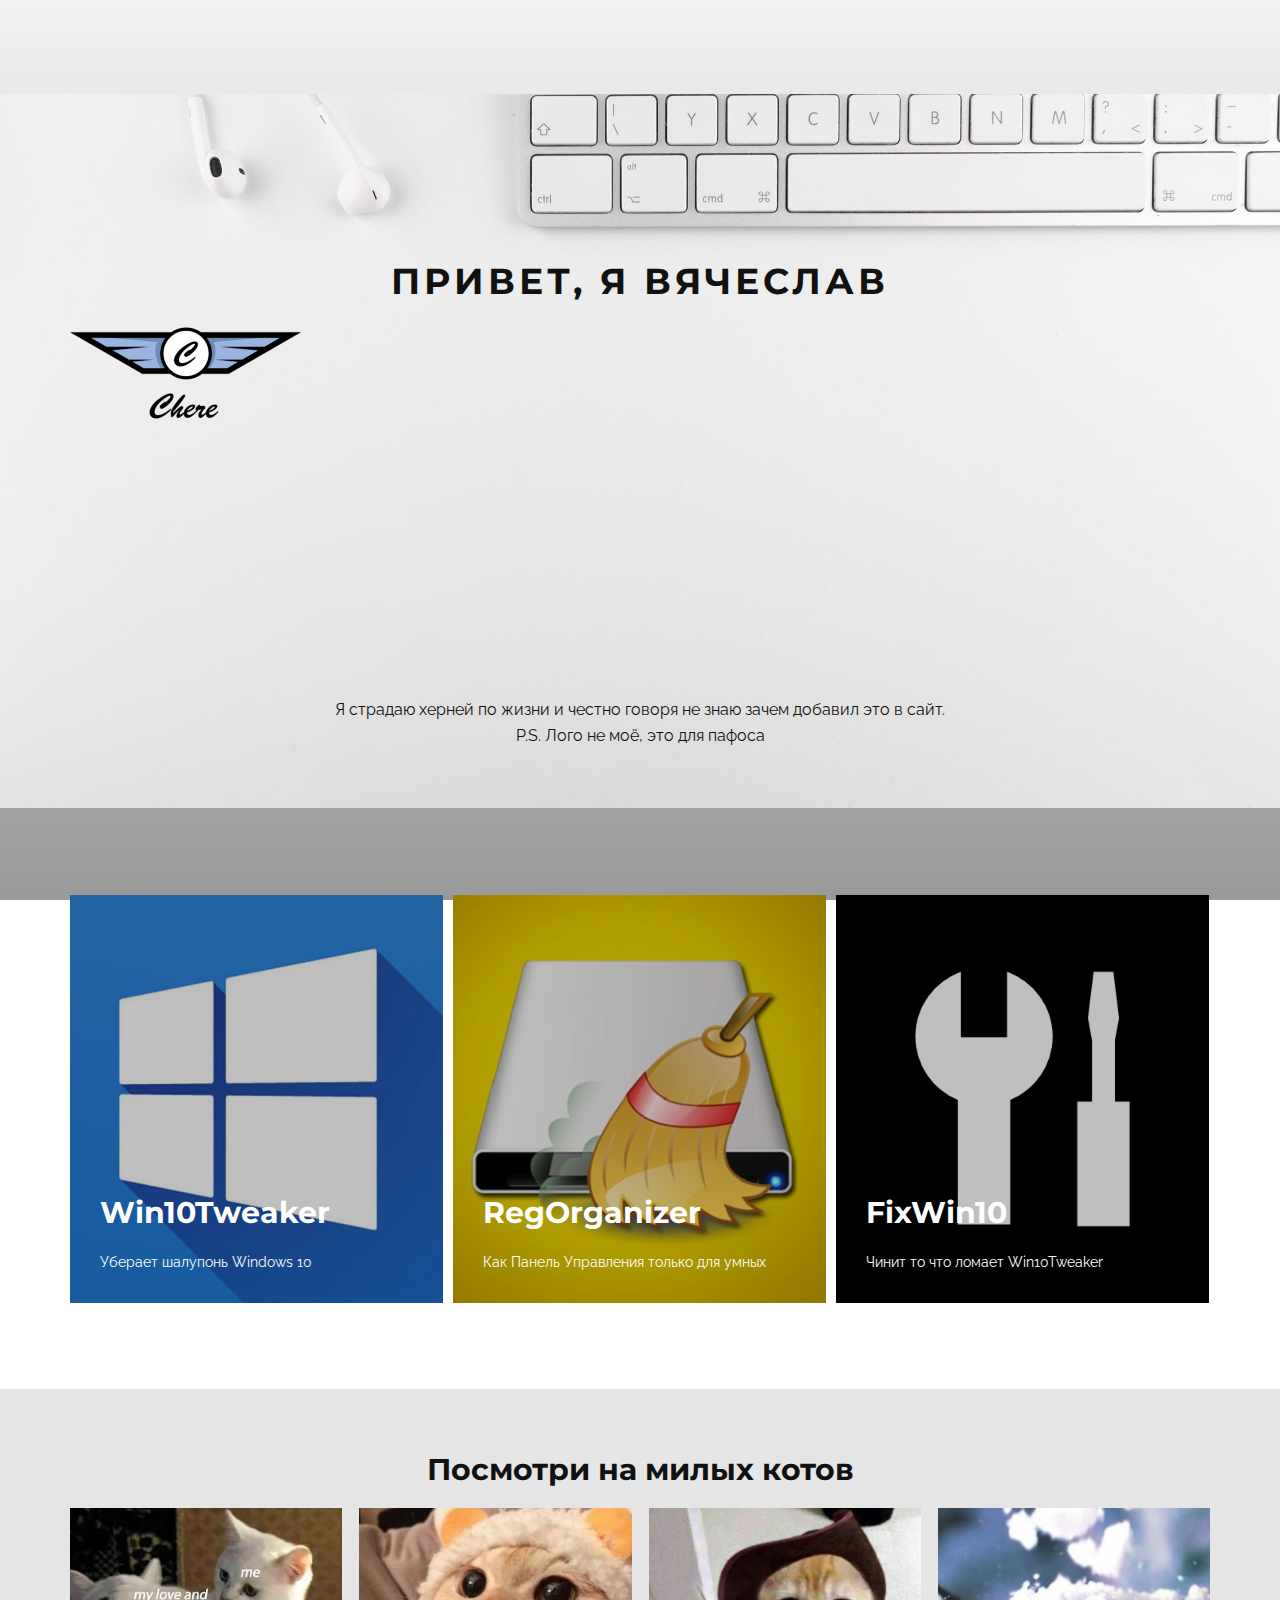
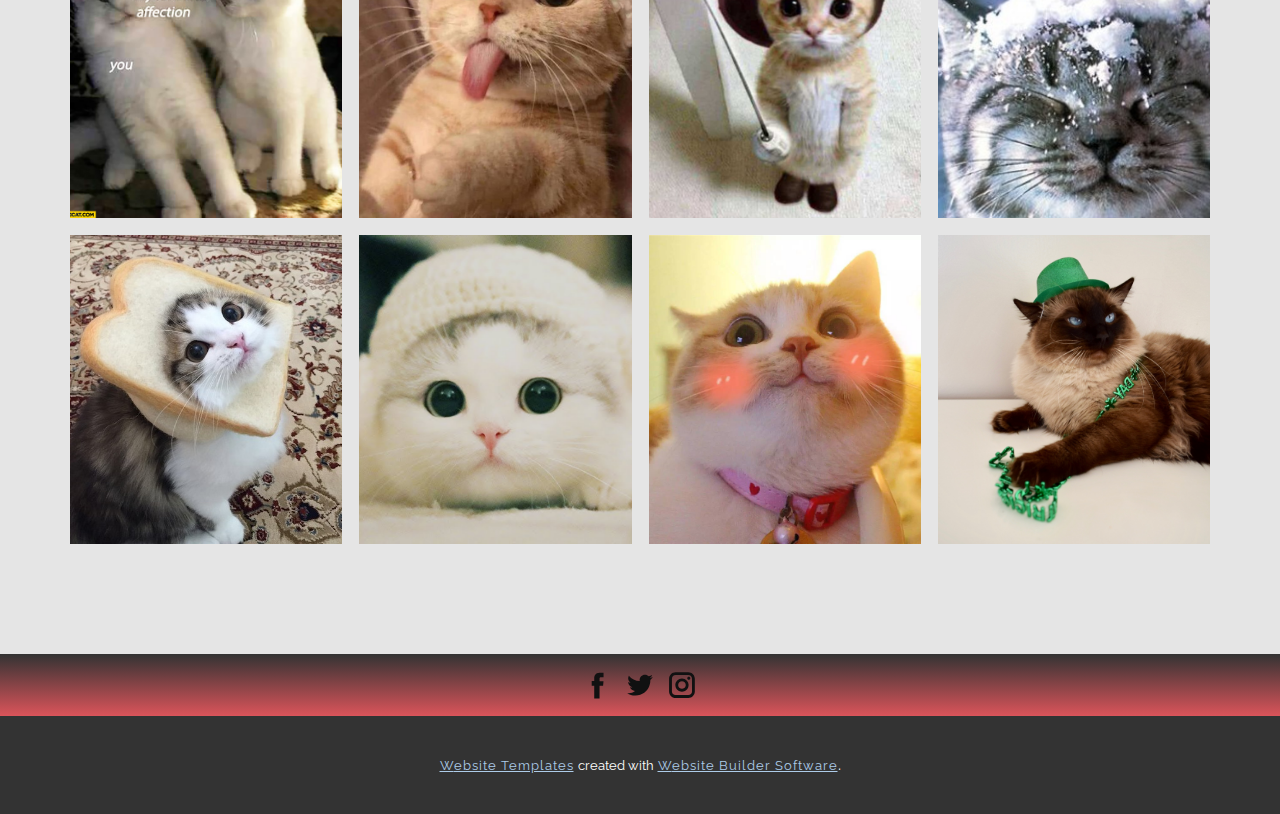
<file: index.html>
<!DOCTYPE html>
<html style="font-size: 16px;">
  <head>
    <meta name="viewport" content="width=device-width, initial-scale=1.0">
    <meta charset="utf-8">
    <meta name="keywords" content="">
    <meta name="description" content="">
    <meta name="page_type" content="np-template-header-footer-from-plugin">
    <title>Страница 1</title>
    <link rel="stylesheet" href="nicepage.css" media="screen">
<link rel="stylesheet" href="Страница-1.css" media="screen">
    <script class="u-script" type="text/javascript" src="jquery.js" defer=""></script>
    <script class="u-script" type="text/javascript" src="nicepage.js" defer=""></script>
    <meta name="generator" content="Nicepage 2.30.1, nicepage.com">
    <link id="u-theme-google-font" rel="stylesheet" href="https://fonts.googleapis.com/css?family=Montserrat:100,100i,200,200i,300,300i,400,400i,500,500i,600,600i,700,700i,800,800i,900,900i|Raleway:100,100i,200,200i,300,300i,400,400i,500,500i,600,600i,700,700i,800,800i,900,900i">
    
    
    
    
    <script type="application/ld+json">{
		"@context": "http://schema.org",
		"@type": "Organization",
		"name": "Chere",
		"url": "index.html",
		"sameAs": [
				"https://facebook.com/profile.php?id=100028465565728",
				"https://twitter.com/yG8elRmOJXxMFJo",
				"https://www.instagram.com/apcy.yolo/"
		]
}</script>
    <meta property="og:title" content="Страница 1">
    <meta property="og:type" content="website">
    <meta name="theme-color" content="#478ac9">
    <link rel="canonical" href="index.html">
    <meta property="og:url" content="index.html">
    <meta name="twitter:site" content="@">
    <meta name="twitter:card" content="summary_large_image">
    <meta name="twitter:title" content="Страница 1">
    <meta name="twitter:description" content="Chere">
  </head>
  <body data-home-page="Страница-1.html" data-home-page-title="Страница 1" class="u-body"><header class="u-align-left u-clearfix u-header u-sticky u-header" id="sec-65d8"><div class="u-clearfix u-sheet u-sheet-1"></div></header>
    <section class="u-align-center u-clearfix u-image u-section-1" id="carousel_5532">
      <div class="u-clearfix u-sheet u-sheet-1">
        <h3 class="u-text u-text-1">Привет, я Вячеслав</h3>
        <img alt="" class="u-image u-image-contain u-image-default u-image-1" src="images/1jojFVDOMkX9Wytexe43D6kifGEpR5PmBbIwXs1M3EMoAJtliAoj...tr8f46.png" data-image-width="231" data-image-height="140">
        <p class="u-text u-text-2">Я страдаю херней по жизни и честно говоря не знаю зачем добавил это в сайт.<br>P.S. Лого не моё, это для пафоса
        </p>
      </div>
    </section>
    <section class="u-clearfix u-section-2" id="sec-197f">
      <div class="u-clearfix u-sheet u-valign-middle u-sheet-1">
        <div class="u-list u-repeater u-list-1">
          <div class="u-container-style u-image u-list-item u-repeater-item u-shading u-image-1" data-image-width="1200" data-image-height="675">
            <div class="u-container-layout u-similar-container u-valign-top u-container-layout-1">
              <h3 class="u-text u-text-default u-text-1">
                <a class="u-active-none u-border-none u-btn u-button-link u-button-style u-hover-none u-none u-text-body-alt-color u-btn-1" href="https://win10tweaker.pro/" target="_blank">Win10Tweaker</a>
              </h3>
              <p class="u-text u-text-default u-text-2">Уберает шалупонь Windows 10</p>
            </div>
          </div>
          <div class="u-container-style u-image u-list-item u-repeater-item u-shading u-image-2" data-image-width="740" data-image-height="435">
            <div class="u-container-layout u-similar-container u-valign-top u-container-layout-2">
              <h3 class="u-text u-text-default u-text-3">
                <a class="u-active-none u-border-none u-btn u-button-link u-button-style u-hover-none u-none u-text-white u-btn-2" href="https://www.chemtable.com/ru/organizer.htm" target="_blank">RegOrganizer</a>
              </h3>
              <p class="u-text u-text-default u-text-4">Как Панель Управления только для умных</p>
            </div>
          </div>
          <div class="u-container-style u-image u-list-item u-repeater-item u-shading u-image-3" data-image-width="512" data-image-height="512">
            <div class="u-container-layout u-similar-container u-valign-top u-container-layout-3">
              <h3 class="u-text u-text-default u-text-5">
                <a href="https://www.thewindowsclub.com/fixwin-for-windows-10" class="u-active-none u-border-none u-btn u-button-link u-button-style u-hover-none u-none u-text-body-alt-color u-btn-3" target="_blank">FixWin10</a>
              </h3>
              <p class="u-text u-text-default u-text-6">Чинит то что ломает Win10Tweaker</p>
            </div>
          </div>
        </div>
      </div>
    </section>
    <section class="u-align-center u-clearfix u-grey-10 u-section-3" id="sec-c2e9">
      <div class="u-clearfix u-sheet u-sheet-1">
        <h2 class="u-text u-text-1">Посмотри на милых котов</h2>
        <div class="u-expanded-width u-gallery u-layout-grid u-lightbox u-show-text-on-hover u-gallery-1">
          <div class="u-gallery-inner u-gallery-inner-1">
            <div class="u-effect-fade u-gallery-item">
              <div class="u-back-slide" data-image-width="735" data-image-height="748">
                <img class="u-back-image u-expanded" src="images/7.jpg">
              </div>
              <div class="u-over-slide u-shading u-over-slide-1">
                <h3 class="u-gallery-heading"></h3>
                <p class="u-gallery-text"></p>
              </div>
            </div>
            <div class="u-effect-fade u-gallery-item">
              <div class="u-back-slide" data-image-width="750" data-image-height="750">
                <img class="u-back-image u-expanded" src="images/6.jpg">
              </div>
              <div class="u-over-slide u-shading u-over-slide-2">
                <h3 class="u-gallery-heading"></h3>
                <p class="u-gallery-text"></p>
              </div>
            </div>
            <div class="u-effect-fade u-gallery-item">
              <div class="u-back-slide" data-image-width="640" data-image-height="755">
                <img class="u-back-image u-expanded" src="images/4.jpg">
              </div>
              <div class="u-over-slide u-shading u-over-slide-3">
                <h3 class="u-gallery-heading"></h3>
                <p class="u-gallery-text"></p>
              </div>
            </div>
            <div class="u-effect-fade u-gallery-item">
              <div class="u-back-slide" data-image-width="540" data-image-height="297">
                <img class="u-back-image u-expanded" src="images/8.jpg">
              </div>
              <div class="u-over-slide u-shading u-over-slide-4">
                <h3 class="u-gallery-heading"></h3>
                <p class="u-gallery-text"></p>
              </div>
            </div>
            <div class="u-effect-fade u-gallery-item">
              <div class="u-back-slide" data-image-width="500" data-image-height="500">
                <img class="u-back-image u-expanded" src="images/3.jpg">
              </div>
              <div class="u-over-slide u-shading u-over-slide-5">
                <h3 class="u-gallery-heading"></h3>
                <p class="u-gallery-text"></p>
              </div>
            </div>
            <div class="u-effect-fade u-gallery-item">
              <div class="u-back-slide" data-image-width="1280" data-image-height="720">
                <img class="u-back-image u-expanded" src="images/1.jpg">
              </div>
              <div class="u-over-slide u-shading u-over-slide-6">
                <h3 class="u-gallery-heading"></h3>
                <p class="u-gallery-text"></p>
              </div>
            </div>
            <div class="u-effect-fade u-gallery-item u-gallery-item-7" data-image-width="1280" data-image-height="720">
              <div class="u-back-slide" data-image-width="750" data-image-height="750">
                <img class="u-back-image u-expanded u-back-image-7" src="images/5.jpg">
              </div>
              <div class="u-over-slide u-shading u-over-slide-7">
                <h3 class="u-gallery-heading" style="background-image: none;"></h3>
                <p class="u-gallery-text" style="background-image: none;"></p>
              </div>
            </div>
            <div class="u-effect-fade u-gallery-item u-gallery-item-8" data-image-width="1280" data-image-height="777">
              <div class="u-back-slide" data-image-width="2000" data-image-height="2194">
                <img class="u-back-image u-expanded u-back-image-8" src="images/81.jpg">
              </div>
              <div class="u-over-slide u-shading u-over-slide-8">
                <h3 class="u-gallery-heading" style="background-image: none;"></h3>
                <p class="u-gallery-text" style="background-image: none;"></p>
              </div>
            </div>
          </div>
        </div>
      </div>
    </section>
    
    
    <footer class="u-clearfix u-footer u-gradient u-footer" id="sec-58a7"><div class="u-clearfix u-sheet u-valign-middle u-sheet-1">
        <div class="u-align-left u-social-icons u-spacing-10 u-social-icons-1">
          <a class="u-social-url" target="_blank" href="https://facebook.com/profile.php?id=100028465565728"><span class="u-icon u-icon-circle u-social-facebook u-social-type-logo u-icon-1"><svg class="u-svg-link" preserveAspectRatio="xMidYMin slice" viewBox="0 0 112 112" style=""><use xmlns:xlink="http://www.w3.org/1999/xlink" xlink:href="#svg-9953"></use></svg><svg xmlns="http://www.w3.org/2000/svg" xmlns:xlink="http://www.w3.org/1999/xlink" version="1.1" xml:space="preserve" class="u-svg-content" viewBox="0 0 112 112" x="0px" y="0px" id="svg-9953"><path d="M75.5,28.8H65.4c-1.5,0-4,0.9-4,4.3v9.4h13.9l-1.5,15.8H61.4v45.1H42.8V58.3h-8.8V42.4h8.8V32.2 c0-7.4,3.4-18.8,18.8-18.8h13.8v15.4H75.5z"></path></svg></span>
          </a>
          <a class="u-social-url" target="_blank" href="https://twitter.com/yG8elRmOJXxMFJo"><span class="u-icon u-icon-circle u-social-twitter u-social-type-logo u-icon-2"><svg class="u-svg-link" preserveAspectRatio="xMidYMin slice" viewBox="0 0 112 112" style=""><use xmlns:xlink="http://www.w3.org/1999/xlink" xlink:href="#svg-3c9f"></use></svg><svg xmlns="http://www.w3.org/2000/svg" xmlns:xlink="http://www.w3.org/1999/xlink" version="1.1" xml:space="preserve" class="u-svg-content" viewBox="0 0 112 112" x="0px" y="0px" id="svg-3c9f"><path d="M92.2,38.2c0,0.8,0,1.6,0,2.3c0,24.3-18.6,52.4-52.6,52.4c-10.6,0.1-20.2-2.9-28.5-8.2 c1.4,0.2,2.9,0.2,4.4,0.2c8.7,0,16.7-2.9,23-7.9c-8.1-0.2-14.9-5.5-17.3-12.8c1.1,0.2,2.4,0.2,3.4,0.2c1.6,0,3.3-0.2,4.8-0.7 c-8.4-1.6-14.9-9.2-14.9-18c0-0.2,0-0.2,0-0.2c2.5,1.4,5.4,2.2,8.4,2.3c-5-3.3-8.3-8.9-8.3-15.4c0-3.4,1-6.5,2.5-9.2 c9.1,11.1,22.7,18.5,38,19.2c-0.2-1.4-0.4-2.8-0.4-4.3c0.1-10,8.3-18.2,18.5-18.2c5.4,0,10.1,2.2,13.5,5.7c4.3-0.8,8.1-2.3,11.7-4.5 c-1.4,4.3-4.3,7.9-8.1,10.1c3.7-0.4,7.3-1.4,10.6-2.9C98.9,32.3,95.7,35.5,92.2,38.2z"></path></svg></span>
          </a>
          <a class="u-social-url" target="_blank" href="https://www.instagram.com/apcy.yolo/"><span class="u-icon u-icon-circle u-social-instagram u-social-type-logo u-icon-3"><svg class="u-svg-link" preserveAspectRatio="xMidYMin slice" viewBox="0 0 112 112" style=""><use xmlns:xlink="http://www.w3.org/1999/xlink" xlink:href="#svg-ca4c"></use></svg><svg xmlns="http://www.w3.org/2000/svg" xmlns:xlink="http://www.w3.org/1999/xlink" version="1.1" xml:space="preserve" class="u-svg-content" viewBox="0 0 112 112" x="0px" y="0px" id="svg-ca4c"><path d="M55.9,32.9c-12.8,0-23.2,10.4-23.2,23.2s10.4,23.2,23.2,23.2s23.2-10.4,23.2-23.2S68.7,32.9,55.9,32.9z M55.9,69.4c-7.4,0-13.3-6-13.3-13.3c-0.1-7.4,6-13.3,13.3-13.3s13.3,6,13.3,13.3C69.3,63.5,63.3,69.4,55.9,69.4z"></path><path d="M79.7,26.8c-3,0-5.4,2.5-5.4,5.4s2.5,5.4,5.4,5.4c3,0,5.4-2.5,5.4-5.4S82.7,26.8,79.7,26.8z"></path><path d="M78.2,11H33.5C21,11,10.8,21.3,10.8,33.7v44.7c0,12.6,10.2,22.8,22.7,22.8h44.7c12.6,0,22.7-10.2,22.7-22.7 V33.7C100.8,21.1,90.6,11,78.2,11z M91,78.4c0,7.1-5.8,12.8-12.8,12.8H33.5c-7.1,0-12.8-5.8-12.8-12.8V33.7 c0-7.1,5.8-12.8,12.8-12.8h44.7c7.1,0,12.8,5.8,12.8,12.8V78.4z"></path></svg></span>
          </a>
        </div>
      </div></footer>
    <section class="u-backlink u-clearfix u-grey-80">
      <a class="u-link" href="https://nicepage.com/website-templates" target="_blank">
        <span>Website Templates</span>
      </a>
      <p class="u-text">
        <span>created with</span>
      </p>
      <a class="u-link" href="https://nicepage.com/" target="_blank">
        <span>Website Builder Software</span>
      </a>. 
    </section>
  </body>
</html>
</file>
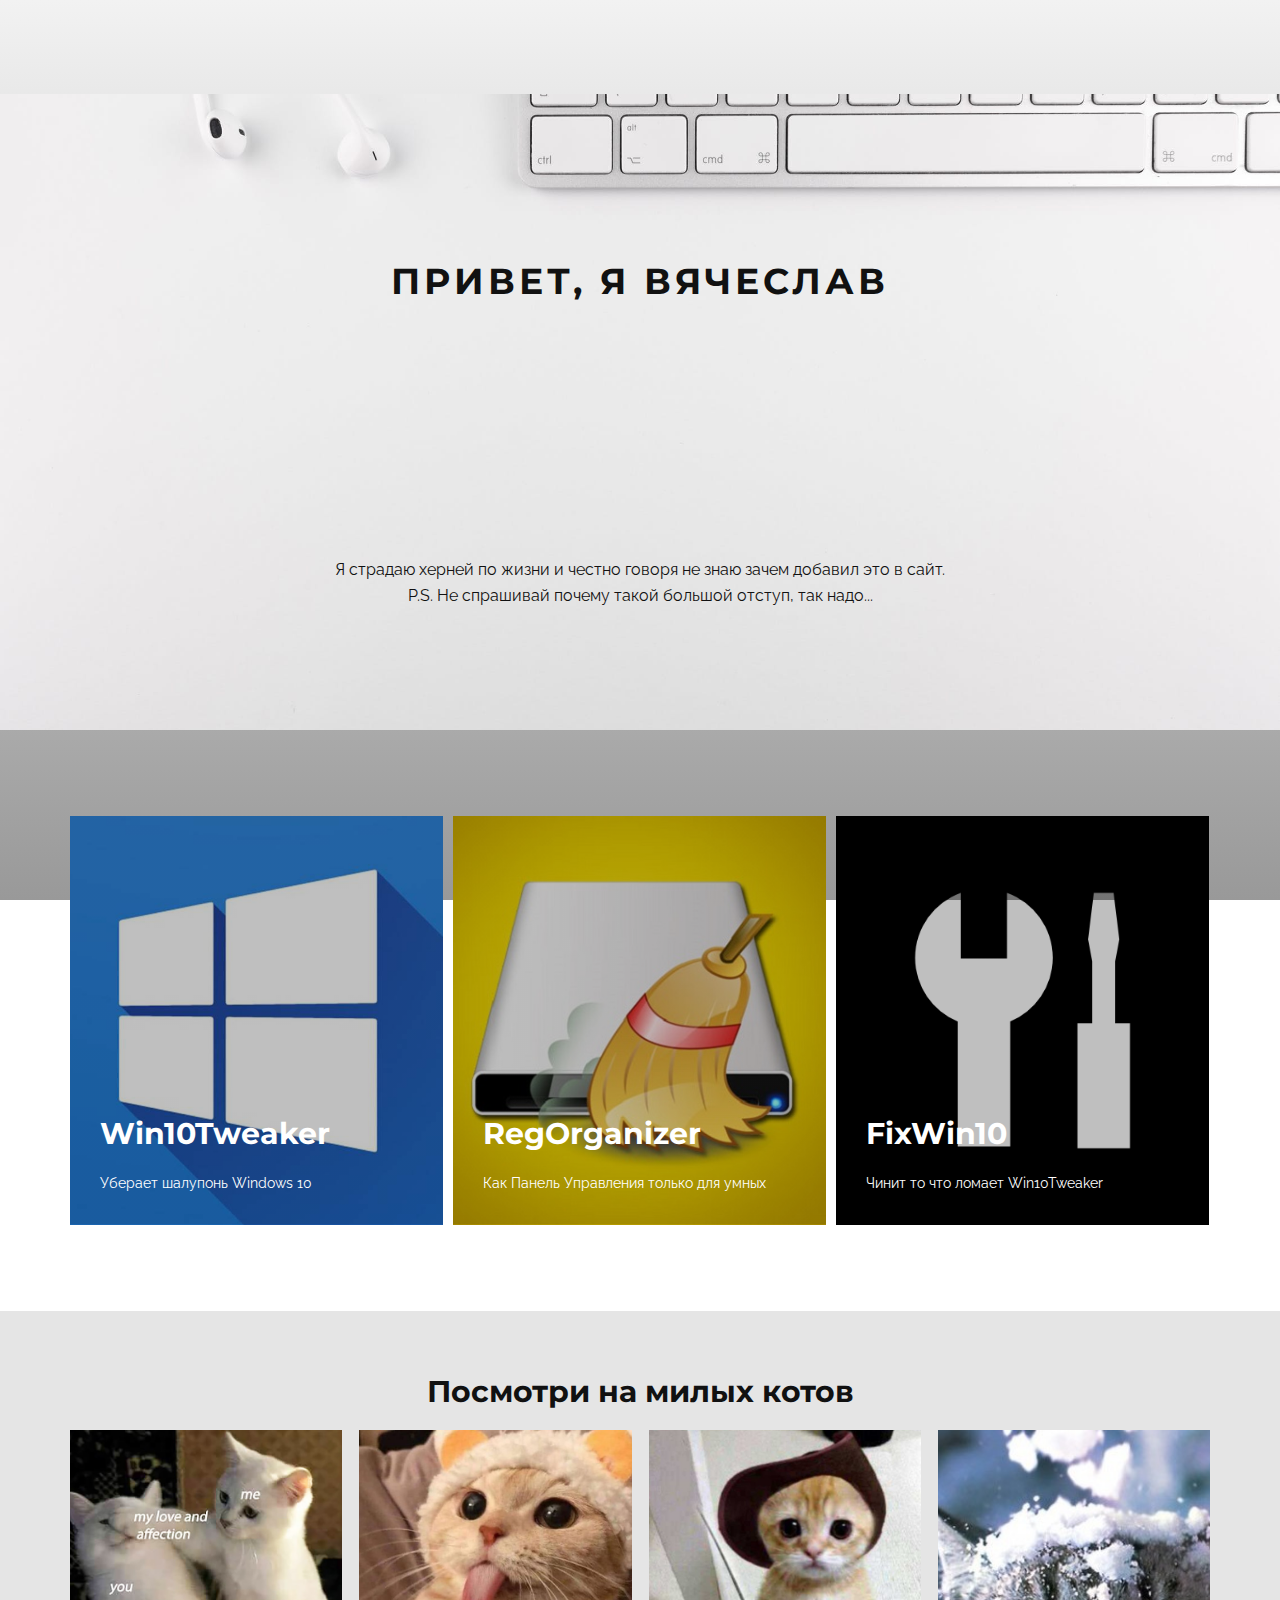
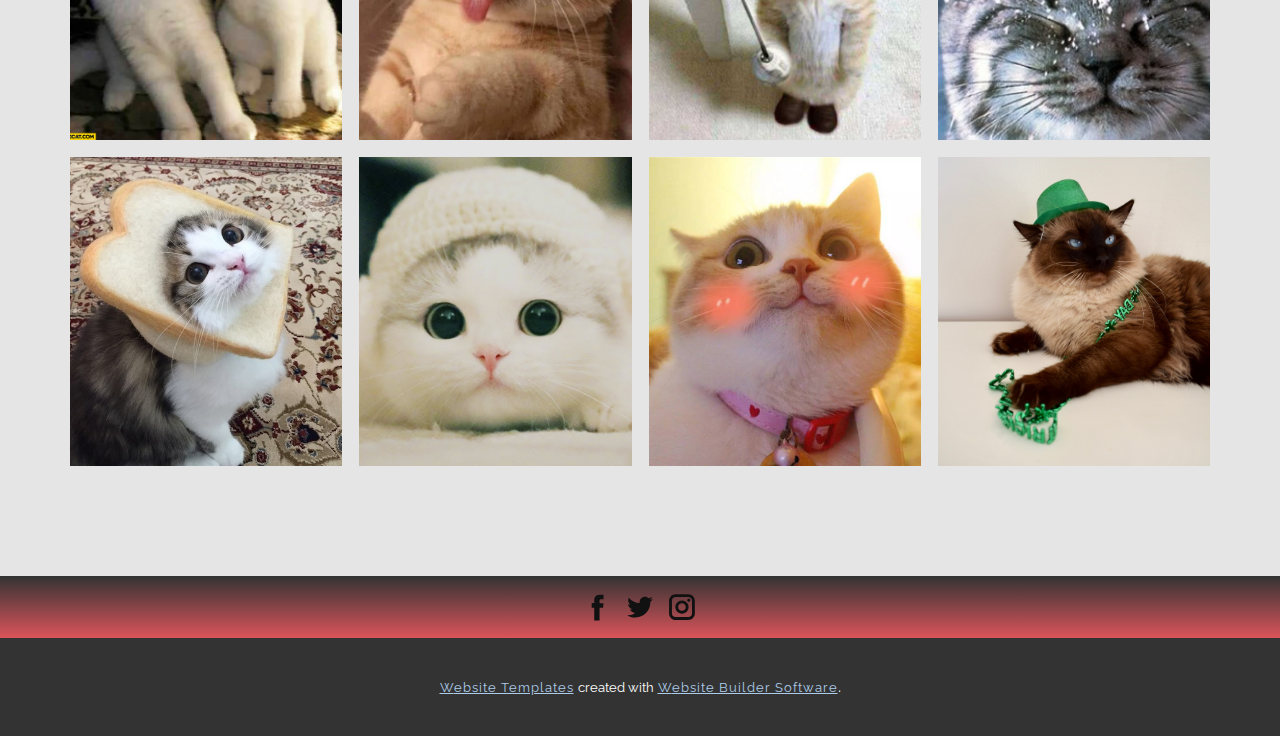
<file: Страница-1.html>
<!DOCTYPE html>
<html style="font-size: 16px;">
  <head>
    <meta name="viewport" content="width=device-width, initial-scale=1.0">
    <meta charset="utf-8">
    <meta name="keywords" content="">
    <meta name="description" content="">
    <meta name="page_type" content="np-template-header-footer-from-plugin">
    <title>Страница 1</title>
    <link rel="stylesheet" href="nicepage.css" media="screen">
<link rel="stylesheet" href="Страница-1.css" media="screen">
    <script class="u-script" type="text/javascript" src="jquery.js" defer=""></script>
    <script class="u-script" type="text/javascript" src="nicepage.js" defer=""></script>
    <meta name="generator" content="Nicepage 2.30.1, nicepage.com">
    <link id="u-theme-google-font" rel="stylesheet" href="https://fonts.googleapis.com/css?family=Montserrat:100,100i,200,200i,300,300i,400,400i,500,500i,600,600i,700,700i,800,800i,900,900i|Raleway:100,100i,200,200i,300,300i,400,400i,500,500i,600,600i,700,700i,800,800i,900,900i">
    
    
    
    
    <script type="application/ld+json">{
		"@context": "http://schema.org",
		"@type": "Organization",
		"name": "Chere",
		"url": "index.html",
		"sameAs": [
				"https://facebook.com/profile.php?id=100028465565728",
				"https://twitter.com/yG8elRmOJXxMFJo",
				"https://www.instagram.com/apcy.yolo/"
		]
}</script>
    <meta property="og:title" content="Страница 1">
    <meta property="og:type" content="website">
    <meta name="theme-color" content="#478ac9">
    <link rel="canonical" href="index.html">
    <meta property="og:url" content="index.html">
    <meta name="twitter:site" content="@">
    <meta name="twitter:card" content="summary_large_image">
    <meta name="twitter:title" content="Страница 1">
    <meta name="twitter:description" content="Chere">
  </head>
  <body class="u-body"><header class="u-align-left u-clearfix u-header u-sticky u-header" id="sec-65d8"><div class="u-clearfix u-sheet u-sheet-1"></div></header>
    <section class="u-align-center u-clearfix u-image u-section-1" id="carousel_5532">
      <div class="u-clearfix u-sheet u-sheet-1">
        <h3 class="u-text u-text-1">Привет, я Вячеслав</h3>
        <p class="u-text u-text-2">Я страдаю херней по жизни и честно говоря не знаю зачем добавил это в сайт.<br>P.S. Не спрашивай почему такой большой отступ, так надо...
        </p>
      </div>
    </section>
    <section class="u-clearfix u-section-2" id="sec-197f">
      <div class="u-clearfix u-sheet u-valign-middle u-sheet-1">
        <div class="u-list u-repeater u-list-1">
          <div class="u-container-style u-image u-list-item u-repeater-item u-shading u-image-1" data-image-width="1200" data-image-height="675">
            <div class="u-container-layout u-similar-container u-valign-top u-container-layout-1">
              <h3 class="u-text u-text-default u-text-1">
                <a class="u-active-none u-border-none u-btn u-button-link u-button-style u-hover-none u-none u-text-body-alt-color u-btn-1" href="https://win10tweaker.pro/" target="_blank">Win10Tweaker</a>
              </h3>
              <p class="u-text u-text-default u-text-2">Уберает шалупонь Windows 10</p>
            </div>
          </div>
          <div class="u-container-style u-image u-list-item u-repeater-item u-shading u-image-2" data-image-width="740" data-image-height="435">
            <div class="u-container-layout u-similar-container u-valign-top u-container-layout-2">
              <h3 class="u-text u-text-default u-text-3">
                <a class="u-active-none u-border-none u-btn u-button-link u-button-style u-hover-none u-none u-text-white u-btn-2" href="https://www.chemtable.com/ru/organizer.htm" target="_blank">RegOrganizer</a>
              </h3>
              <p class="u-text u-text-default u-text-4">Как Панель Управления только для умных</p>
            </div>
          </div>
          <div class="u-container-style u-image u-list-item u-repeater-item u-shading u-image-3" data-image-width="512" data-image-height="512">
            <div class="u-container-layout u-similar-container u-valign-top u-container-layout-3">
              <h3 class="u-text u-text-default u-text-5">
                <a href="https://www.thewindowsclub.com/fixwin-for-windows-10" class="u-active-none u-border-none u-btn u-button-link u-button-style u-hover-none u-none u-text-body-alt-color u-btn-3" target="_blank">FixWin10</a>
              </h3>
              <p class="u-text u-text-default u-text-6">Чинит то что ломает Win10Tweaker</p>
            </div>
          </div>
        </div>
      </div>
    </section>
    <section class="u-align-center u-clearfix u-grey-10 u-section-3" id="sec-c2e9">
      <div class="u-clearfix u-sheet u-sheet-1">
        <h2 class="u-text u-text-1">Посмотри на милых котов</h2>
        <div class="u-expanded-width u-gallery u-layout-grid u-lightbox u-show-text-on-hover u-gallery-1">
          <div class="u-gallery-inner u-gallery-inner-1">
            <div class="u-effect-fade u-gallery-item">
              <div class="u-back-slide" data-image-width="735" data-image-height="748">
                <img class="u-back-image u-expanded" src="images/7.jpg">
              </div>
              <div class="u-over-slide u-shading u-over-slide-1">
                <h3 class="u-gallery-heading"></h3>
                <p class="u-gallery-text"></p>
              </div>
            </div>
            <div class="u-effect-fade u-gallery-item">
              <div class="u-back-slide" data-image-width="750" data-image-height="750">
                <img class="u-back-image u-expanded" src="images/6.jpg">
              </div>
              <div class="u-over-slide u-shading u-over-slide-2">
                <h3 class="u-gallery-heading"></h3>
                <p class="u-gallery-text"></p>
              </div>
            </div>
            <div class="u-effect-fade u-gallery-item">
              <div class="u-back-slide" data-image-width="640" data-image-height="755">
                <img class="u-back-image u-expanded" src="images/4.jpg">
              </div>
              <div class="u-over-slide u-shading u-over-slide-3">
                <h3 class="u-gallery-heading"></h3>
                <p class="u-gallery-text"></p>
              </div>
            </div>
            <div class="u-effect-fade u-gallery-item">
              <div class="u-back-slide" data-image-width="540" data-image-height="297">
                <img class="u-back-image u-expanded" src="images/8.jpg">
              </div>
              <div class="u-over-slide u-shading u-over-slide-4">
                <h3 class="u-gallery-heading"></h3>
                <p class="u-gallery-text"></p>
              </div>
            </div>
            <div class="u-effect-fade u-gallery-item">
              <div class="u-back-slide" data-image-width="500" data-image-height="500">
                <img class="u-back-image u-expanded" src="images/3.jpg">
              </div>
              <div class="u-over-slide u-shading u-over-slide-5">
                <h3 class="u-gallery-heading"></h3>
                <p class="u-gallery-text"></p>
              </div>
            </div>
            <div class="u-effect-fade u-gallery-item">
              <div class="u-back-slide" data-image-width="1280" data-image-height="720">
                <img class="u-back-image u-expanded" src="images/1.jpg">
              </div>
              <div class="u-over-slide u-shading u-over-slide-6">
                <h3 class="u-gallery-heading"></h3>
                <p class="u-gallery-text"></p>
              </div>
            </div>
            <div class="u-effect-fade u-gallery-item u-gallery-item-7" data-image-width="1280" data-image-height="720">
              <div class="u-back-slide" data-image-width="750" data-image-height="750">
                <img class="u-back-image u-expanded u-back-image-7" src="images/5.jpg">
              </div>
              <div class="u-over-slide u-shading u-over-slide-7">
                <h3 class="u-gallery-heading" style="background-image: none;"></h3>
                <p class="u-gallery-text" style="background-image: none;"></p>
              </div>
            </div>
            <div class="u-effect-fade u-gallery-item u-gallery-item-8" data-image-width="1280" data-image-height="777">
              <div class="u-back-slide" data-image-width="2000" data-image-height="2194">
                <img class="u-back-image u-expanded u-back-image-8" src="images/81.jpg">
              </div>
              <div class="u-over-slide u-shading u-over-slide-8">
                <h3 class="u-gallery-heading" style="background-image: none;"></h3>
                <p class="u-gallery-text" style="background-image: none;"></p>
              </div>
            </div>
          </div>
        </div>
      </div>
    </section>
    
    
    <footer class="u-clearfix u-footer u-gradient u-footer" id="sec-58a7"><div class="u-clearfix u-sheet u-valign-middle u-sheet-1">
        <div class="u-align-left u-social-icons u-spacing-10 u-social-icons-1">
          <a class="u-social-url" target="_blank" href="https://facebook.com/profile.php?id=100028465565728"><span class="u-icon u-icon-circle u-social-facebook u-social-type-logo u-icon-1"><svg class="u-svg-link" preserveAspectRatio="xMidYMin slice" viewBox="0 0 112 112" style=""><use xmlns:xlink="http://www.w3.org/1999/xlink" xlink:href="#svg-9953"></use></svg><svg xmlns="http://www.w3.org/2000/svg" xmlns:xlink="http://www.w3.org/1999/xlink" version="1.1" xml:space="preserve" class="u-svg-content" viewBox="0 0 112 112" x="0px" y="0px" id="svg-9953"><path d="M75.5,28.8H65.4c-1.5,0-4,0.9-4,4.3v9.4h13.9l-1.5,15.8H61.4v45.1H42.8V58.3h-8.8V42.4h8.8V32.2 c0-7.4,3.4-18.8,18.8-18.8h13.8v15.4H75.5z"></path></svg></span>
          </a>
          <a class="u-social-url" target="_blank" href="https://twitter.com/yG8elRmOJXxMFJo"><span class="u-icon u-icon-circle u-social-twitter u-social-type-logo u-icon-2"><svg class="u-svg-link" preserveAspectRatio="xMidYMin slice" viewBox="0 0 112 112" style=""><use xmlns:xlink="http://www.w3.org/1999/xlink" xlink:href="#svg-3c9f"></use></svg><svg xmlns="http://www.w3.org/2000/svg" xmlns:xlink="http://www.w3.org/1999/xlink" version="1.1" xml:space="preserve" class="u-svg-content" viewBox="0 0 112 112" x="0px" y="0px" id="svg-3c9f"><path d="M92.2,38.2c0,0.8,0,1.6,0,2.3c0,24.3-18.6,52.4-52.6,52.4c-10.6,0.1-20.2-2.9-28.5-8.2 c1.4,0.2,2.9,0.2,4.4,0.2c8.7,0,16.7-2.9,23-7.9c-8.1-0.2-14.9-5.5-17.3-12.8c1.1,0.2,2.4,0.2,3.4,0.2c1.6,0,3.3-0.2,4.8-0.7 c-8.4-1.6-14.9-9.2-14.9-18c0-0.2,0-0.2,0-0.2c2.5,1.4,5.4,2.2,8.4,2.3c-5-3.3-8.3-8.9-8.3-15.4c0-3.4,1-6.5,2.5-9.2 c9.1,11.1,22.7,18.5,38,19.2c-0.2-1.4-0.4-2.8-0.4-4.3c0.1-10,8.3-18.2,18.5-18.2c5.4,0,10.1,2.2,13.5,5.7c4.3-0.8,8.1-2.3,11.7-4.5 c-1.4,4.3-4.3,7.9-8.1,10.1c3.7-0.4,7.3-1.4,10.6-2.9C98.9,32.3,95.7,35.5,92.2,38.2z"></path></svg></span>
          </a>
          <a class="u-social-url" target="_blank" href="https://www.instagram.com/apcy.yolo/"><span class="u-icon u-icon-circle u-social-instagram u-social-type-logo u-icon-3"><svg class="u-svg-link" preserveAspectRatio="xMidYMin slice" viewBox="0 0 112 112" style=""><use xmlns:xlink="http://www.w3.org/1999/xlink" xlink:href="#svg-ca4c"></use></svg><svg xmlns="http://www.w3.org/2000/svg" xmlns:xlink="http://www.w3.org/1999/xlink" version="1.1" xml:space="preserve" class="u-svg-content" viewBox="0 0 112 112" x="0px" y="0px" id="svg-ca4c"><path d="M55.9,32.9c-12.8,0-23.2,10.4-23.2,23.2s10.4,23.2,23.2,23.2s23.2-10.4,23.2-23.2S68.7,32.9,55.9,32.9z M55.9,69.4c-7.4,0-13.3-6-13.3-13.3c-0.1-7.4,6-13.3,13.3-13.3s13.3,6,13.3,13.3C69.3,63.5,63.3,69.4,55.9,69.4z"></path><path d="M79.7,26.8c-3,0-5.4,2.5-5.4,5.4s2.5,5.4,5.4,5.4c3,0,5.4-2.5,5.4-5.4S82.7,26.8,79.7,26.8z"></path><path d="M78.2,11H33.5C21,11,10.8,21.3,10.8,33.7v44.7c0,12.6,10.2,22.8,22.7,22.8h44.7c12.6,0,22.7-10.2,22.7-22.7 V33.7C100.8,21.1,90.6,11,78.2,11z M91,78.4c0,7.1-5.8,12.8-12.8,12.8H33.5c-7.1,0-12.8-5.8-12.8-12.8V33.7 c0-7.1,5.8-12.8,12.8-12.8h44.7c7.1,0,12.8,5.8,12.8,12.8V78.4z"></path></svg></span>
          </a>
        </div>
      </div></footer>
    <section class="u-backlink u-clearfix u-grey-80">
      <a class="u-link" href="https://nicepage.com/website-templates" target="_blank">
        <span>Website Templates</span>
      </a>
      <p class="u-text">
        <span>created with</span>
      </p>
      <a class="u-link" href="https://nicepage.com/" target="_blank">
        <span>Website Builder Software</span>
      </a>. 
    </section>
  </body>
</html>
</file>
<file: Страница-1.css>
.u-section-1 {
  background-image: url("images/pexelsphoto1420701.jpeg");
  background-position: 50% 50%;
}

.u-section-1 .u-sheet-1 {
  min-height: 636px;
}

.u-section-1 .u-text-1 {
  width: 740px;
  text-transform: uppercase;
  letter-spacing: 4px;
  font-size: 2.25rem;
  font-weight: 700;
  margin: 166px auto 0;
}

.u-section-1 .u-text-2 {
  width: 740px;
  text-transform: none;
  margin: 254px auto 60px;
}

@media (max-width: 991px) {
  .u-section-1 .u-text-1 {
    width: 720px;
  }

  .u-section-1 .u-text-2 {
    width: 720px;
  }
}

@media (max-width: 767px) {
  .u-section-1 .u-text-1 {
    width: 540px;
  }

  .u-section-1 .u-text-2 {
    width: 540px;
  }
}

@media (max-width: 575px) {
  .u-section-1 .u-sheet-1 {
    min-height: 668px;
  }

  .u-section-1 .u-text-1 {
    width: 340px;
    margin-left: 0;
    margin-right: 0;
    font-size: 1.5rem;
  }

  .u-section-1 .u-text-2 {
    width: 340px;
    margin-top: 204px;
  }
}.u-section-2 .u-sheet-1 {
  min-height: 581px;
}

.u-section-2 .u-list-1 {
  width: 1140px;
  margin-top: 60px;
  margin-bottom: 60px;
  min-height: 375px;
  grid-template-columns: repeat(3, calc(33.3333% - 7px));
  grid-template-rows: repeat(1, auto);
  grid-gap: 10px;
}

.u-section-2 .u-image-1 {
  background-image: linear-gradient(0deg, rgba(0,0,0,0.25), rgba(0,0,0,0.25)), url("images/windows-10-logo.jpg");
  background-position: 50% 50%;
}

.u-section-2 .u-container-layout-1 {
  padding: 30px;
}

.u-section-2 .u-text-1 {
  margin-left: 0;
  margin-bottom: 0;
  margin-top: 270px;
}

.u-section-2 .u-btn-1 {
  padding: 0;
}

.u-section-2 .u-text-2 {
  margin-left: 0;
  margin-bottom: 0;
  margin-top: 20px;
  font-size: 0.875rem;
}

.u-section-2 .u-image-2 {
  background-image: linear-gradient(0deg, rgba(0,0,0,0.25), rgba(0,0,0,0.25)), url("images/aa7bc4bc3adb9c3db841ed9811de712d.jpg");
  background-position: 50% 50%;
}

.u-section-2 .u-container-layout-2 {
  padding: 30px;
}

.u-section-2 .u-text-3 {
  margin-left: 0;
  margin-bottom: 0;
  margin-top: 270px;
}

.u-section-2 .u-btn-2 {
  padding: 0;
}

.u-section-2 .u-text-4 {
  margin-left: 0;
  margin-bottom: 0;
  margin-top: 20px;
  font-size: 0.875rem;
}

.u-section-2 .u-image-3 {
  background-image: linear-gradient(0deg, rgba(0,0,0,0.25), rgba(0,0,0,0.25)), url("images/62734.png");
  background-position: 50% 50%;
}

.u-section-2 .u-container-layout-3 {
  padding: 30px;
}

.u-section-2 .u-text-5 {
  margin-left: 0;
  margin-bottom: 0;
  margin-top: 270px;
}

.u-section-2 .u-btn-3 {
  background-image: none;
  padding: 0;
}

.u-section-2 .u-text-6 {
  margin-left: 0;
  margin-bottom: 0;
  margin-top: 20px;
  font-size: 0.875rem;
}

@media (max-width: 1199px) {
  .u-section-2 .u-sheet-1 {
    min-height: 515px;
  }

  .u-section-2 .u-list-1 {
    width: 940px;
    min-height: 309px;
    grid-template-columns: repeat(3, calc(33.333333333333336% - 7px));
  }
}

@media (max-width: 991px) {
  .u-section-2 .u-sheet-1 {
    min-height: 916px;
  }

  .u-section-2 .u-list-1 {
    width: 720px;
    min-height: 710px;
    grid-template-columns: repeat(2, calc(50% - 5.25px));
  }
}

@media (max-width: 767px) {
  .u-section-2 .u-list-1 {
    width: 540px;
    grid-template-columns: 100%;
  }
}

@media (max-width: 575px) {
  .u-section-2 .u-list-1 {
    width: 340px;
  }
}.u-section-3 {
  background-image: none;
}

.u-section-3 .u-sheet-1 {
  min-height: 865px;
}

.u-section-3 .u-text-1 {
  margin: 63px 20px 0;
}

.u-section-3 .u-gallery-1 {
  height: 636px;
  grid-template-columns: auto auto auto auto;
  grid-gap: 17px 17px;
  margin: 20px auto 60px;
}

.u-section-3 .u-gallery-inner-1 {
  grid-template-columns: repeat(4, auto);
  grid-gap: 17px;
}

.u-section-3 .u-over-slide-1 {
  background-image: linear-gradient(0deg, rgba(0,0,0,0.2), rgba(0,0,0,0.2));
  padding: 20px;
}

.u-section-3 .u-over-slide-2 {
  background-image: linear-gradient(0deg, rgba(0,0,0,0.2), rgba(0,0,0,0.2));
  padding: 20px;
}

.u-section-3 .u-over-slide-3 {
  background-image: linear-gradient(0deg, rgba(0,0,0,0.2), rgba(0,0,0,0.2));
  padding: 20px;
}

.u-section-3 .u-over-slide-4 {
  background-image: linear-gradient(0deg, rgba(0,0,0,0.2), rgba(0,0,0,0.2));
  padding: 20px;
}

.u-section-3 .u-over-slide-5 {
  background-image: linear-gradient(0deg, rgba(0,0,0,0.2), rgba(0,0,0,0.2));
  padding: 20px;
}

.u-section-3 .u-over-slide-6 {
  background-image: linear-gradient(0deg, rgba(0,0,0,0.2), rgba(0,0,0,0.2));
  padding: 20px;
}

.u-section-3 .u-gallery-item-7 {
  box-shadow: 0 0 0 0 rgba(0,0,0,0);
}

.u-section-3 .u-back-image-7 {
  object-position: 50% 50%;
}

.u-section-3 .u-over-slide-7 {
  background-image: linear-gradient(0deg, rgba(0,0,0,0.2), rgba(0,0,0,0.2));
  transition-duration: 0.5s;
  padding: 20px;
}

.u-section-3 .u-gallery-item-8 {
  box-shadow: 0 0 0 0 rgba(0,0,0,0);
}

.u-section-3 .u-back-image-8 {
  object-position: 50% 50%;
}

.u-section-3 .u-over-slide-8 {
  background-image: linear-gradient(0deg, rgba(0,0,0,0.2), rgba(0,0,0,0.2));
  transition-duration: 0.5s;
  padding: 20px;
}

@media (max-width: 1199px) {
  .u-section-3 .u-sheet-1 {
    min-height: 753px;
  }

  .u-section-3 .u-text-1 {
    margin-left: 0;
    margin-right: 0;
  }

  .u-section-3 .u-gallery-1 {
    height: 524px;
    margin-right: initial;
    margin-left: initial;
  }
}

@media (max-width: 991px) {
  .u-section-3 .u-sheet-1 {
    min-height: 1834px;
  }

  .u-section-3 .u-gallery-1 {
    height: 1605px;
    grid-template-columns: auto auto;
    margin-right: initial;
    margin-left: initial;
  }

  .u-section-3 .u-gallery-inner-1 {
    grid-template-columns: repeat(2, auto);
  }
}

@media (max-width: 767px) {
  .u-section-3 .u-sheet-1 {
    min-height: 5044px;
  }

  .u-section-3 .u-gallery-1 {
    height: 4815px;
    grid-template-columns: auto;
    margin-right: initial;
    margin-left: initial;
  }

  .u-section-3 .u-gallery-inner-1 {
    grid-template-columns: repeat(1, auto);
  }
}

@media (max-width: 575px) {
  .u-section-3 .u-sheet-1 {
    min-height: 3261px;
  }

  .u-section-3 .u-gallery-1 {
    height: 3032px;
    margin-right: initial;
    margin-left: initial;
  }
}
</file>
